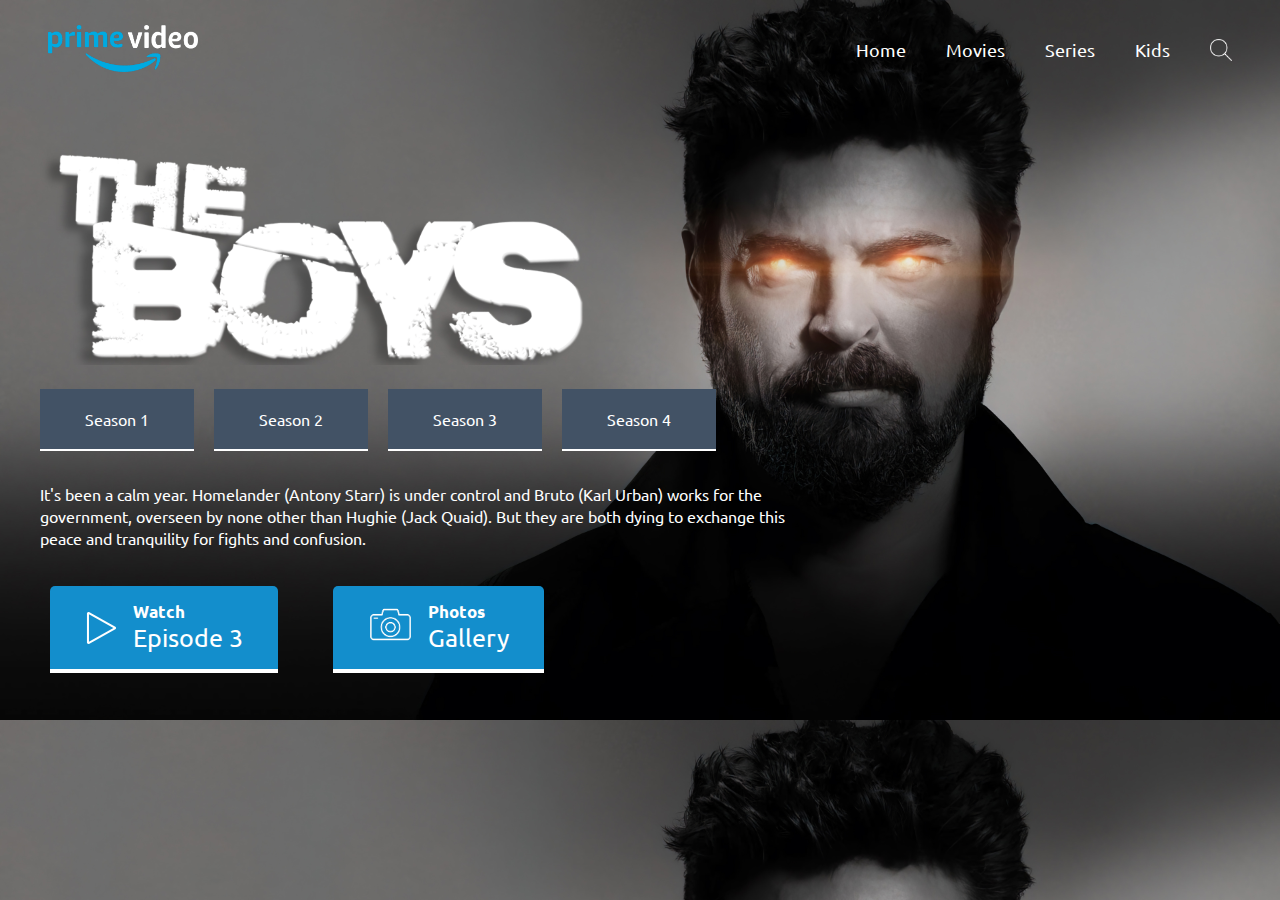
<file: index.html>
<!DOCTYPE html>
<html lang="en">
<head>
    <meta charset="UTF-8">
    <meta name="viewport" content="width=device-width, initial-scale=1.0">
    <link rel="stylesheet" href="style.css">
    <title>Movies</title>
</head>
<body>
    <header>
        <a href="#"><img src="img/logo.png" alt="logo" class="logo"></a>
        <nav class="navigation">
            <ul>
                <li><a href="#">Home</a></li>
                <li><a href="#">Movies</a></li>
                <li><a href="#">Series</a></li>
                <li><a href="#">Kids</a></li>
                <img src="img/search.png" alt="search" class="search">
            </ul>
        </nav>
    </header>
    <main>
        <section>
            <img src="img/theboysLogo.png" alt="logo the boys" class="logoboys">
            <div class="btn-box">
                <a href="#" class="btn">Season 1</a>
                <a href="#" class="btn">Season 2</a>
                <a href="#" class="btn">Season 3</a>
                <a href="#" class="btn">Season 4</a>
            </div>
            <p class="text">It's been a calm year. Homelander (Antony Starr) is under control and Bruto (Karl Urban) works for the government, overseen by none other than Hughie (Jack Quaid). But they are both dying to exchange this peace and tranquility for fights and confusion.</p>
            <div class="items">
                <div class="btn-box2">
                    <img src="img/botao-play.png" alt="button play" class="play">
                    <div>
                        <h6>Watch</h6>
                        <p>Episode 3</p>
                    </div>
                </div>
                <div class="btn-box2">
                    <a href="/photos.html" class="link-photos">
                    <img src="img/photo.png" alt="button play" class="photo">
                    <div>
                        <h6>Photos</h6>
                        <p>Gallery</p>
                    </a>
                    </div>
                </div>
            </div>
        </section>
    </main>
</body>
</html>
</file>
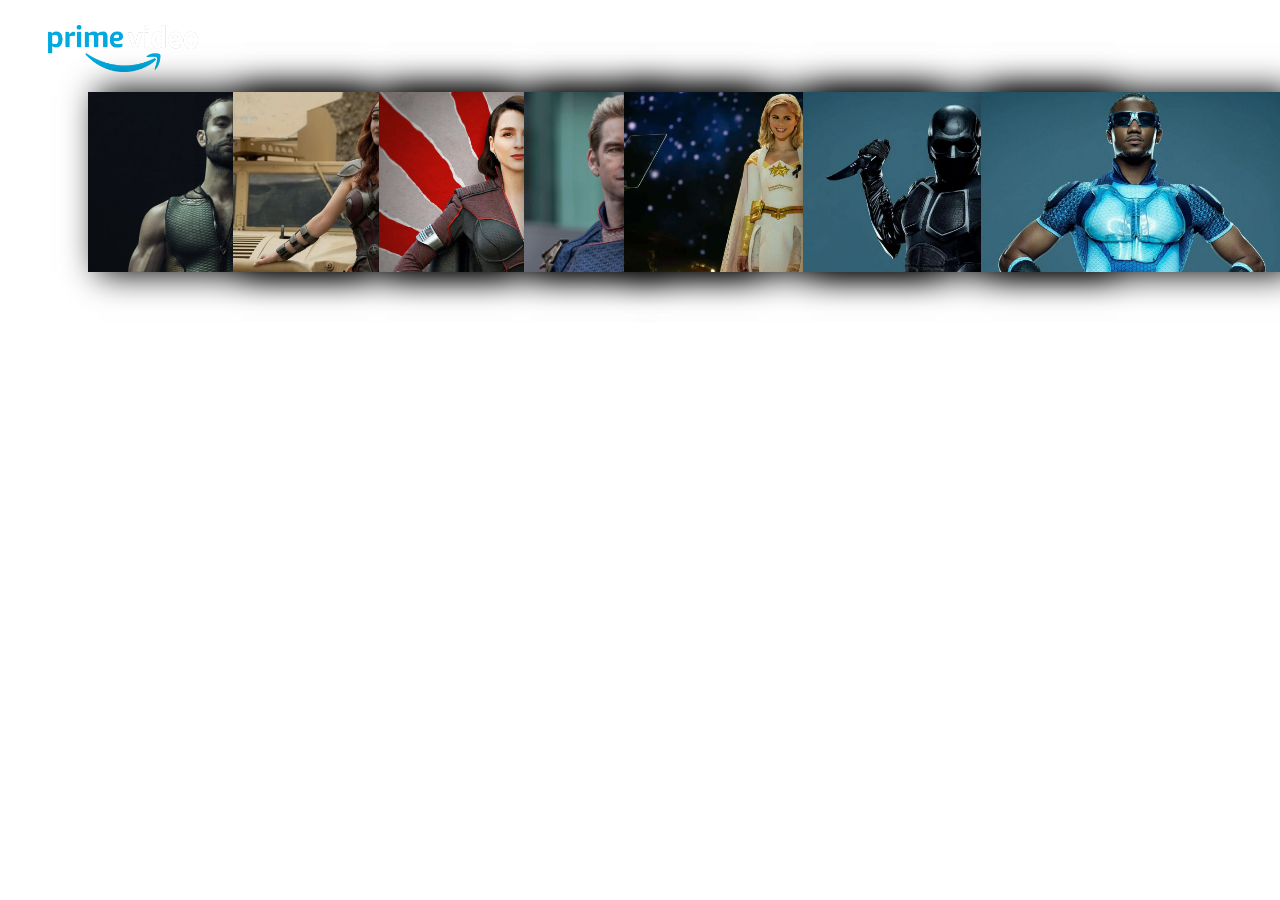
<file: photos.html>
<!DOCTYPE html>
<html lang="en">
<head>
    <meta charset="UTF-8">
    <meta name="viewport" content="width=device-width, initial-scale=1.0">
    <link rel="stylesheet" href="/photos_html.css">
    <title>The-Boys(Pictures)</title>
</head>
<body>
    <header>
        <a href="#"><img src="img/logo.png" alt="logo" class="logo"></a>
        <nav class="navigation">
            <ul>
                <li><a href="/index.html">Back</a></li>
            </ul>
        </nav>
    </header>

    <footer>
        <section class="cards">
            <div class="card" id="deep"><img src="img/deep_fish.jpg" alt="images"></div>
            <div class="card"><img src="img/ds.jpg" alt="images"></div>
            <div class="card"><img src="img/Aya-Cash.jpg" alt="images"></div>
            <div class="card"><img src="img/capita.jpg" alt="images"></div>
            <div class="card"><img src="img/estrela.jpg" alt="images"></div>
            <div class="card"><img src="img/black-noir.jpg" alt="images"></div>
            <div class="card"><img src="img/trem.jpg" alt="images"></div>
        </section>
    </footer>
</body>
</html>
</file>
<file: style.css>
@import url('https://fonts.googleapis.com/css2?family=Ubuntu:wght@400;500;700&display=swap');

* {
    margin: 0;
    padding: 0;
    box-sizing: border-box;
    font-family: "Ubuntu", sans-serif;
    list-style: none;
    text-decoration: none;
}

body {
    background: url(img/bg.jpg);
    background-size: cover;
}

header {
    display: flex;
    align-items: center;
    justify-content: space-between;
    padding: 25px 48px;
}

header .logo {
    width: 150px;
}

.navigation ul {
    display: flex;
    align-items: center;
    gap: 40px;
}

.navigation ul li a {
    color:#fff;
    font-size: 18px;
    padding-bottom: 5px;
    border-bottom: 2px solid transparent;
    transition: all .6s;
}

.navigation ul li a:hover {
    border-bottom: 2px solid #138ecc;
}

.navigation .search {
    width: 22px;
    cursor: pointer;
    filter: invert(1);
}

.navigation .perfil {
    width: 40px;
    cursor: pointer;
}

/*main*/

main {
    display: flex;
    align-items: center;
    justify-content: center;
    max-width: 50em;
    margin-top: 1.5em;
}

main section {
    display: flex;
    flex-direction: column;
    align-items: flex-start;
    margin-left: 2.5em;
}

main section .logoboys {
    width: 35em;
    margin: 1.5em 0;
}

main section .btn-box {
    display: flex;
    align-items: center;
    gap: 20px;
}

.btn-box .btn {
    padding:  20px 45px;
    background: #425265;
    color: #fff;
    margin-bottom: 2em;
    border-bottom: 2px solid #fff;
    transition: all .3s;
}

.btn-box .btn:hover {
    background: #2d3846;
}

.btn-box .btn:focus {
    background: #2d3846;
}

main section .text {
    color: #fff;
    line-height: 22px;
}

.btn-box2 {
    display: flex;
    align-items: center;
    color: #fff;
    background: #0f79af;
    padding: 15px 35px;
    margin-top: 1.5em;
    border-radius: 5px 5px 0 0;
    border-bottom: 4px solid #fff;
    font-size: 25px;
    gap: 15px;
    cursor: pointer;
    transition: all .3s;
    margin-left: 10px;
}

.btn-box2 {
    background: #138ecc;
    display: flex;
}

.btn-box2 .play {
    width: 1.3em;
    filter: invert(1);
}

.photo {
    width: 1.8em;
    filter: invert(1);
}

.link-photos {
    text-decoration: none;
    color: inherit; 
}

.items {
    display: flex;
    gap: 45px;
}

footer .cards {
    display: flex;
    align-items: center;
    flex-flow: row;
    margin-left: 23em;
    margin-top: 1.5em;
}

footer .cards .card {
    height: 180px;
    max-width: 300px;
    box-shadow: 12px 0px 32px 2px black;
    margin-left: -120px;
    cursor: pointer;
    transition: all 0.25s ease-in-out;
    overflow: hidden;
}

footer .cards .card img {
    width: 100%;
    height: 100%;
    object-fit: cover;
}

.cards .card:hover {
    transform: translateY(-16px) rotate(3deg);
}

.cards .card:hover ~ .card {
    transform: translateX(140px);
}
</file>
<file: photos_html.css>
@import url('https://fonts.googleapis.com/css2?family=Ubuntu:wght@400;500;700&display=swap');

* {
    margin: 0;
    padding: 0;
    box-sizing: border-box;
    font-family: "Ubuntu", sans-serif;
    list-style: none;
    text-decoration: none;
}

body {
    background: url(https://wallpapers.com/images/hd/the-boys-superheroes-in-the-city-1ghdkycmzqb8gb5h.jpg);
    background-size: cover;
}

header {
    display: flex;
    align-items: center;
    justify-content: space-between;
    padding: 25px 48px;
}

header .logo {
    width: 150px;
}


.navigation ul li a {
    color:#fff;
    font-size: 22px;
    padding-bottom: 5px;
    border-bottom: 3px solid transparent;
    transition: all .6s;
}

.navigation ul li a:hover {
    border-bottom: 3px solid #00090d;
}


footer .cards {
    display: flex;
    align-items: center;
    flex-flow: row;
    margin-left: 13em;
    margin-top: -0.5em;
}

footer .cards .card {
    height: 180px;
    max-width: 300px;
    box-shadow: 12px 0px 32px 2px black;
    margin-left: -120px;
    cursor: pointer;
    transition: all 0.25s ease-in-out;
    overflow: hidden;
}

footer .cards .card img {
    width: 100%;
    height: 100%;
    object-fit: cover;
}

.cards .card:hover {
    transform: translateY(-16px) rotate(3deg);
}

.cards .card:hover ~ .card {
    transform: translateX(140px);
}
</file>
